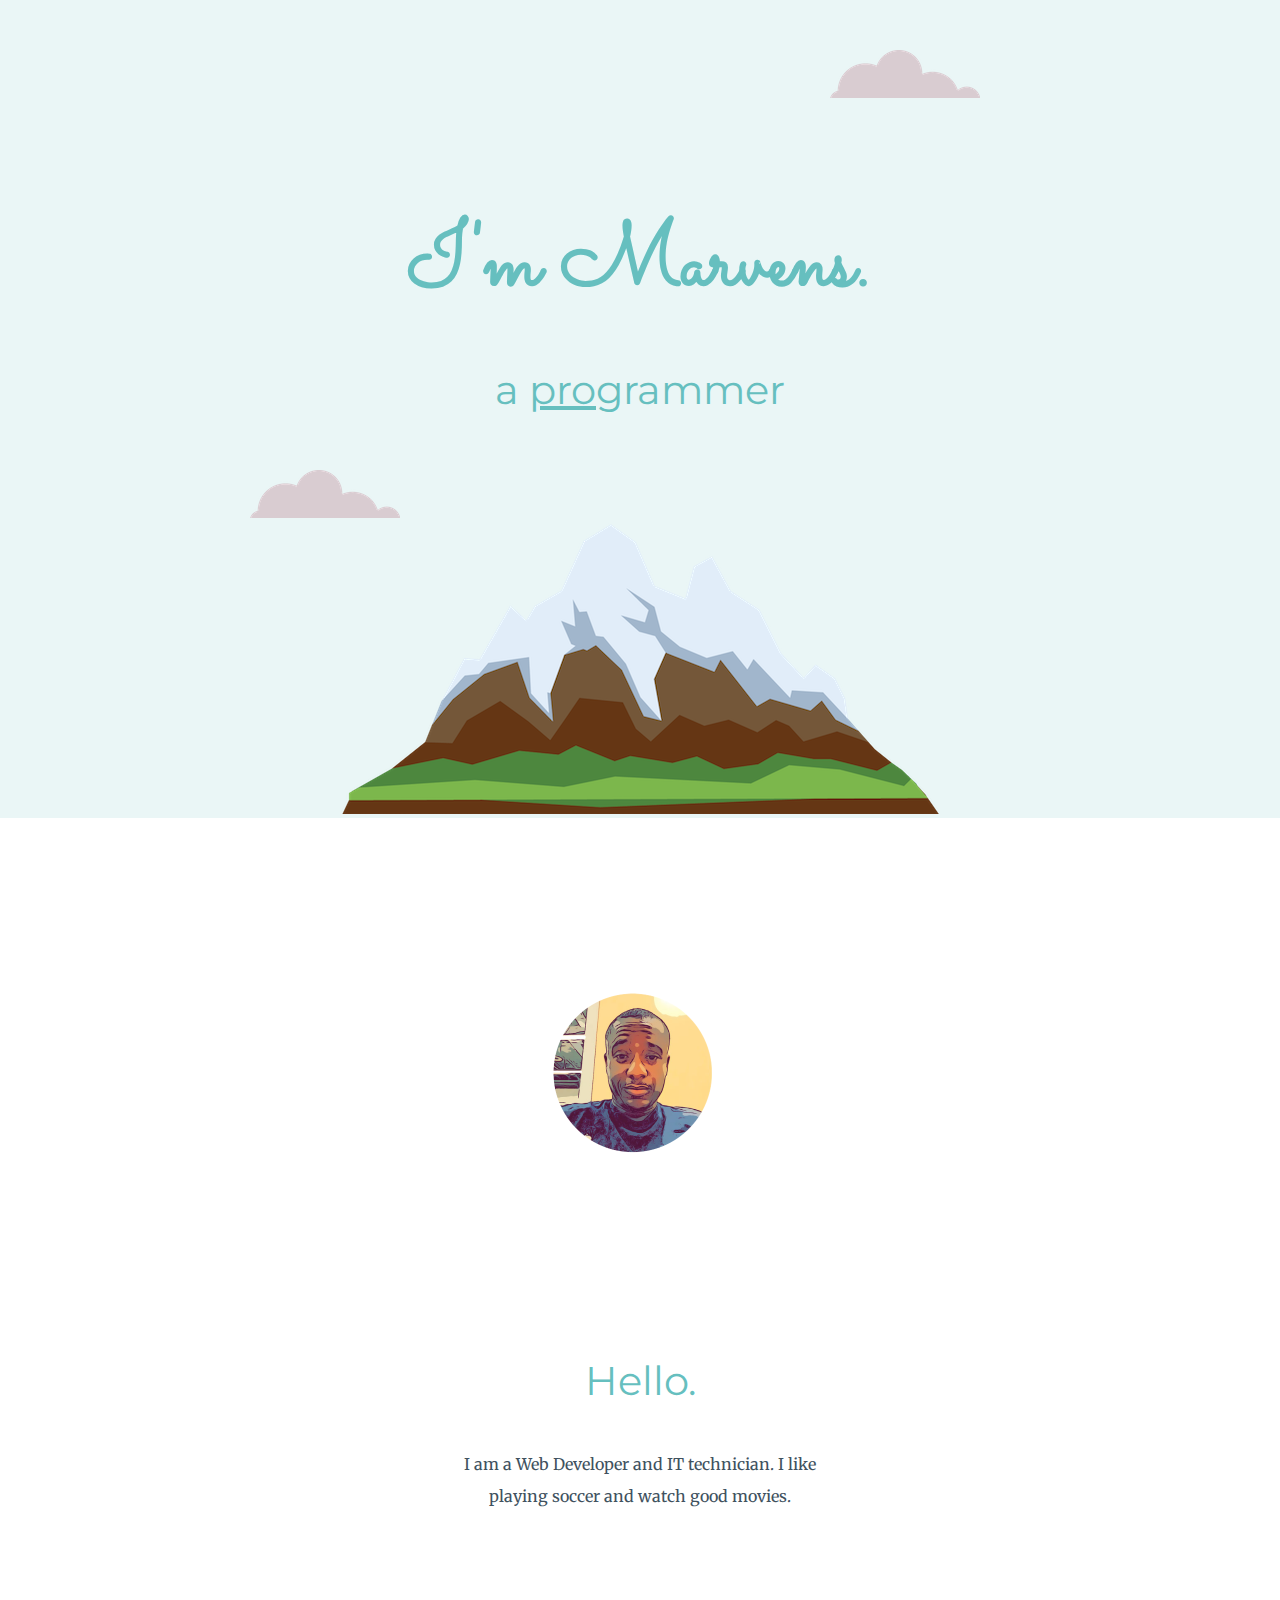
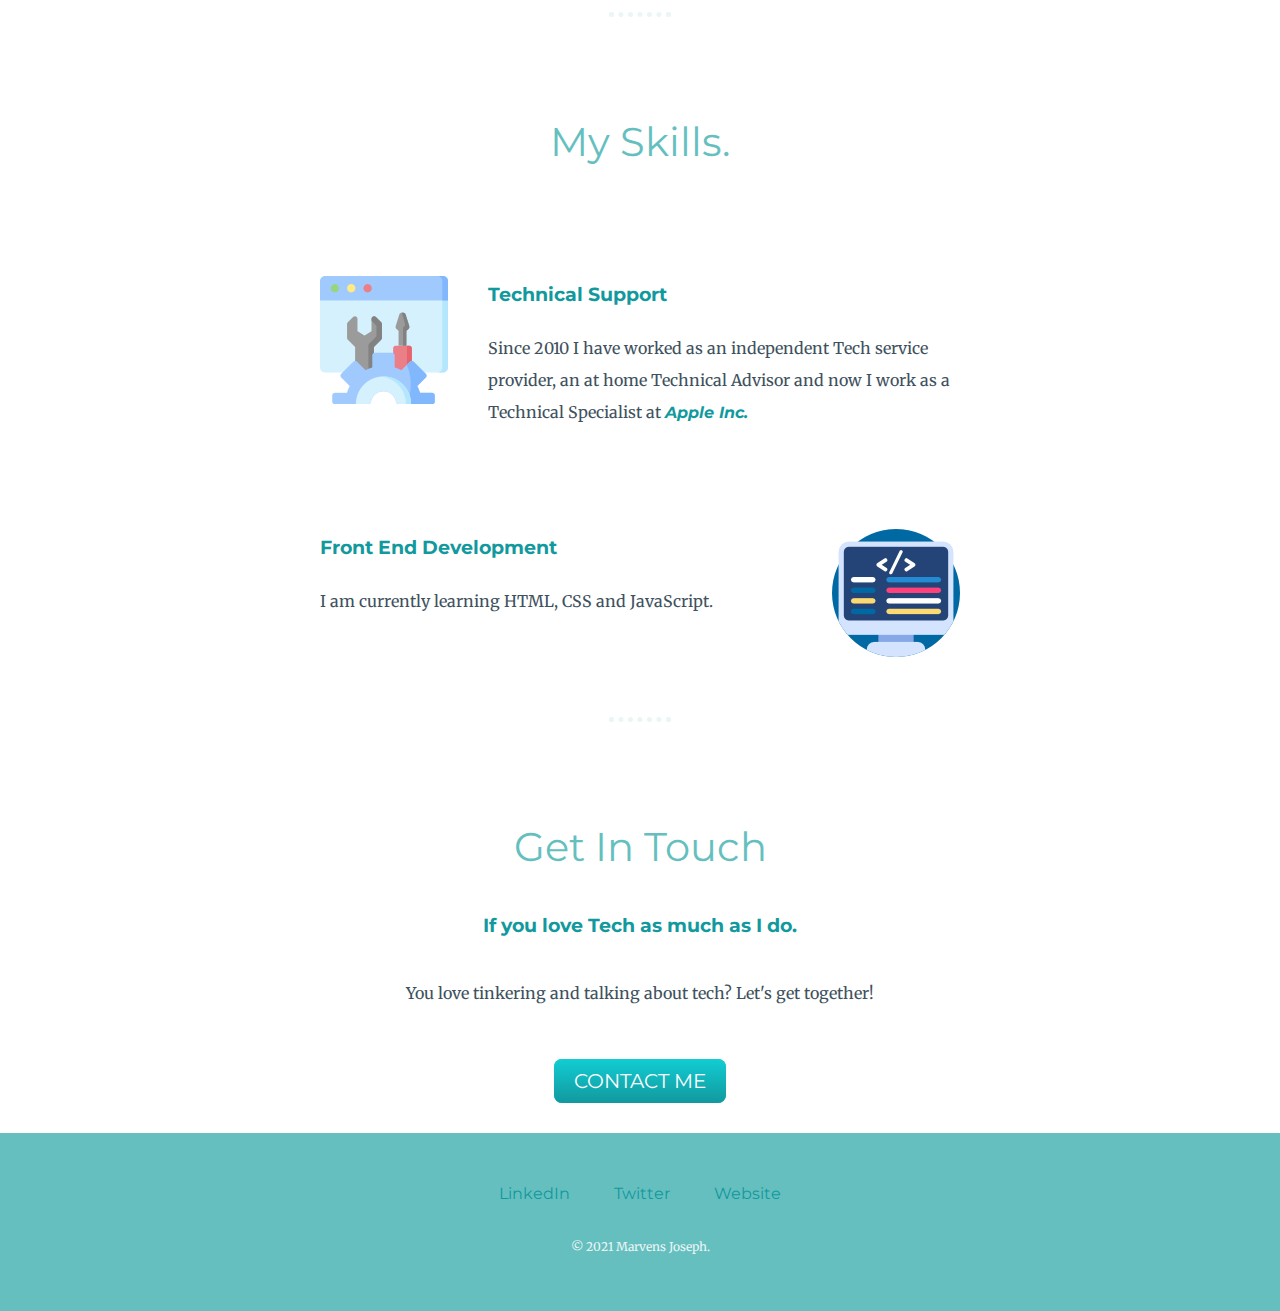
<file: index.html>
<!DOCTYPE html>
<html lang="en" dir="ltr">

<head>
  <meta charset="utf-8">
  <title>Marvens Joseph</title>
  <link rel="stylesheet" href="styles.css">
  <link rel="icon" href="favicon.ico">
  <link rel="preconnect" href="https://fonts.googleapis.com">
  <link href="https://fonts.googleapis.com/css2?family=Merriweather&family=Montserrat:wght@300&family=Sacramento&display=swap" rel="stylesheet">
</head>

<body>
  <div class="top-container">
    <img class="top-cloud" src="images/cloud.png" alt="cloud-img">
    <h1>I'm Marvens.</h1>
    <h2> a <span class="pro">pro</span>grammer</h2>
    <img class="bottom-cloud" src="images/cloud.png" alt="cloud-img">
    <img class="mountain" src="images/mountain.png" alt="mountain-img">
  </div>
  <div class="middle-container">
    <div class="profile">
      <img src="images/My Post.png" alt="profile picture">
      <h2>Hello.</h2>
      <p class="intro">I am a Web Developer and IT technician. I like playing soccer and watch good movies.</p>
    </div>
    <hr>
    <div class="skills">
      <h2>My Skills.</h2>
      <div class="skill-row">
        <img class="tech-support-img" src="images/repair.png" alt="Technical Support Icon">
        <h3>Technical Support</h3>
        <p>
          Since 2010 I have worked as an independent Tech service provider, an at home Technical Advisor and now I work as a Technical Specialist at <a class="apple" href="www.apple.com">Apple Inc.</a>
        </p>
      </div>
      <div class="skill-row">
        <img class="web-dev-img" src="images/coding.png" alt="">
        <h3>Front End Development</h3>
        <p>I am currently learning HTML, CSS and JavaScript.</p>
      </div>
    </div>
    <hr>
    <div class="contact-me">
      <h2>Get In Touch</h2>
      <h3>If you love Tech as much as I do.</h3>
      <p class="contact-message">You love tinkering and talking about tech? Let's get together!</p>
      <a class="btn" href="mailto:marvenly89@gmail.com">CONTACT ME</a>
    </div>
  </div>


  <div class="bottom-container">
    <a class="footer-link" href="https://www.linkedin.com/">LinkedIn</a>
    <a class="footer-link" href="https://twitter.com/">Twitter</a>
    <a class="footer-link" target="_blank" href="https://marvens-joseph.github.io/cv/">Website</a>
    <p class="copyright">© 2021 Marvens Joseph.</p>
  </div>
  </div>
</body>

</html>
</file>
<file: styles.css>
body{
  color: #40515E;
  margin: 0;
  text-align: center;
  font-family: 'Merriweather', serif

}
h1{
  color: #66BFBF;
  font-size: 5.625rem;
  font-family: 'Sacramento', cursive;

  margin: 50px auto 0 auto;


}
h2{
  color: #66BFBF;
  font-size:2.5rem;
  font-family: 'Montserrat', sans-serif;
  font-weight: normal;
  padding-bottom: 10px;
}

h3{
  color: #11999E;
  font-family: 'Montserrat', sans-serif;
}
hr{
  border-style:dotted;
  color: #EAF6F6;
  border-width: thick;
  width: 4%;
  border-top: none;
  margin: 100px auto;
}

a{
  color: #11999E;
  font-family: 'Montserrat', sans-serif;
  margin: 10px 20px;
  text-decoration: none;

}
a:hover{
  color: #EAF6F6;
}

p{
  line-height: 2;
}

.apple{
  margin: 0;
  font-family: 'Montserrat', sans-serif;
  font-style: italic;
  font-weight: bold;
}

.intro{
  width: 30%;
  margin: auto;
}

.top-container{
  background-color: #EAF6F6;
  position: relative;
  padding-top: 150px;
}

.middle-Container{
  margin:100px 0;
}

.bottom-container{
  margin: 40px auto 0;
  background-color: #66BFBF;
  padding: 50px 0 20px;

}

.top-cloud{
  position: absolute;
  right: 300px;
  top: 50px
}

.bottom-cloud{
  position: absolute;
  left:250px;
  bottom:300px;
}

.pro{
  text-decoration: underline;
}

.footer-link{
  color: #11999E;
}

.skill-row{
  width: 50%;
  line-height: 2;
  margin: 100px auto 100px auto;
  text-align: left;

}

.tech-support-img{
  width: 20%;
  float:left;
  margin-right: 40px;
}

.web-dev-img{
  width: 20%;
  float: right;
  margin-left: 20px;
}

.contact-message{
  margin-top: 40px;
  margin-bottom: 60px;
}

.copyright{
  color: #EAF6F6;
  font-size: 0.75rem;
  padding: 20px 0;
}

.btn {
  background: #11CDD3;
  background-image: -webkit-linear-gradient(top, #11CDD3, #11999E);
  background-image: -moz-linear-gradient(top, #11CDD3, #11999E);
  background-image: -ms-linear-gradient(top, #11CDD3, #11999E);
  background-image: -o-linear-gradient(top, #11CDD3, #11999E);
  background-image: linear-gradient(to bottom, #11CDD3, #11999E);
  -webkit-border-radius: 8;
  -moz-border-radius: 8;
  border-radius: 8px;
  font-family: 'Montserrat', sans-serif;
  color: #ffffff;
  font-size: 20px;
  padding: 10px 20px 10px 20px;
  text-decoration: none;
}

.btn:hover {
  background: #30e3cb;
  background-image: -webkit-linear-gradient(top, #30e3cb, #2bc4ad);
  background-image: -moz-linear-gradient(top, #30e3cb, #2bc4ad);
  background-image: -ms-linear-gradient(top, #30e3cb, #2bc4ad);
  background-image: -o-linear-gradient(top, #30e3cb, #2bc4ad);
  background-image: linear-gradient(to bottom, #30e3cb, #2bc4ad);
  text-decoration: none;
}
</file>
